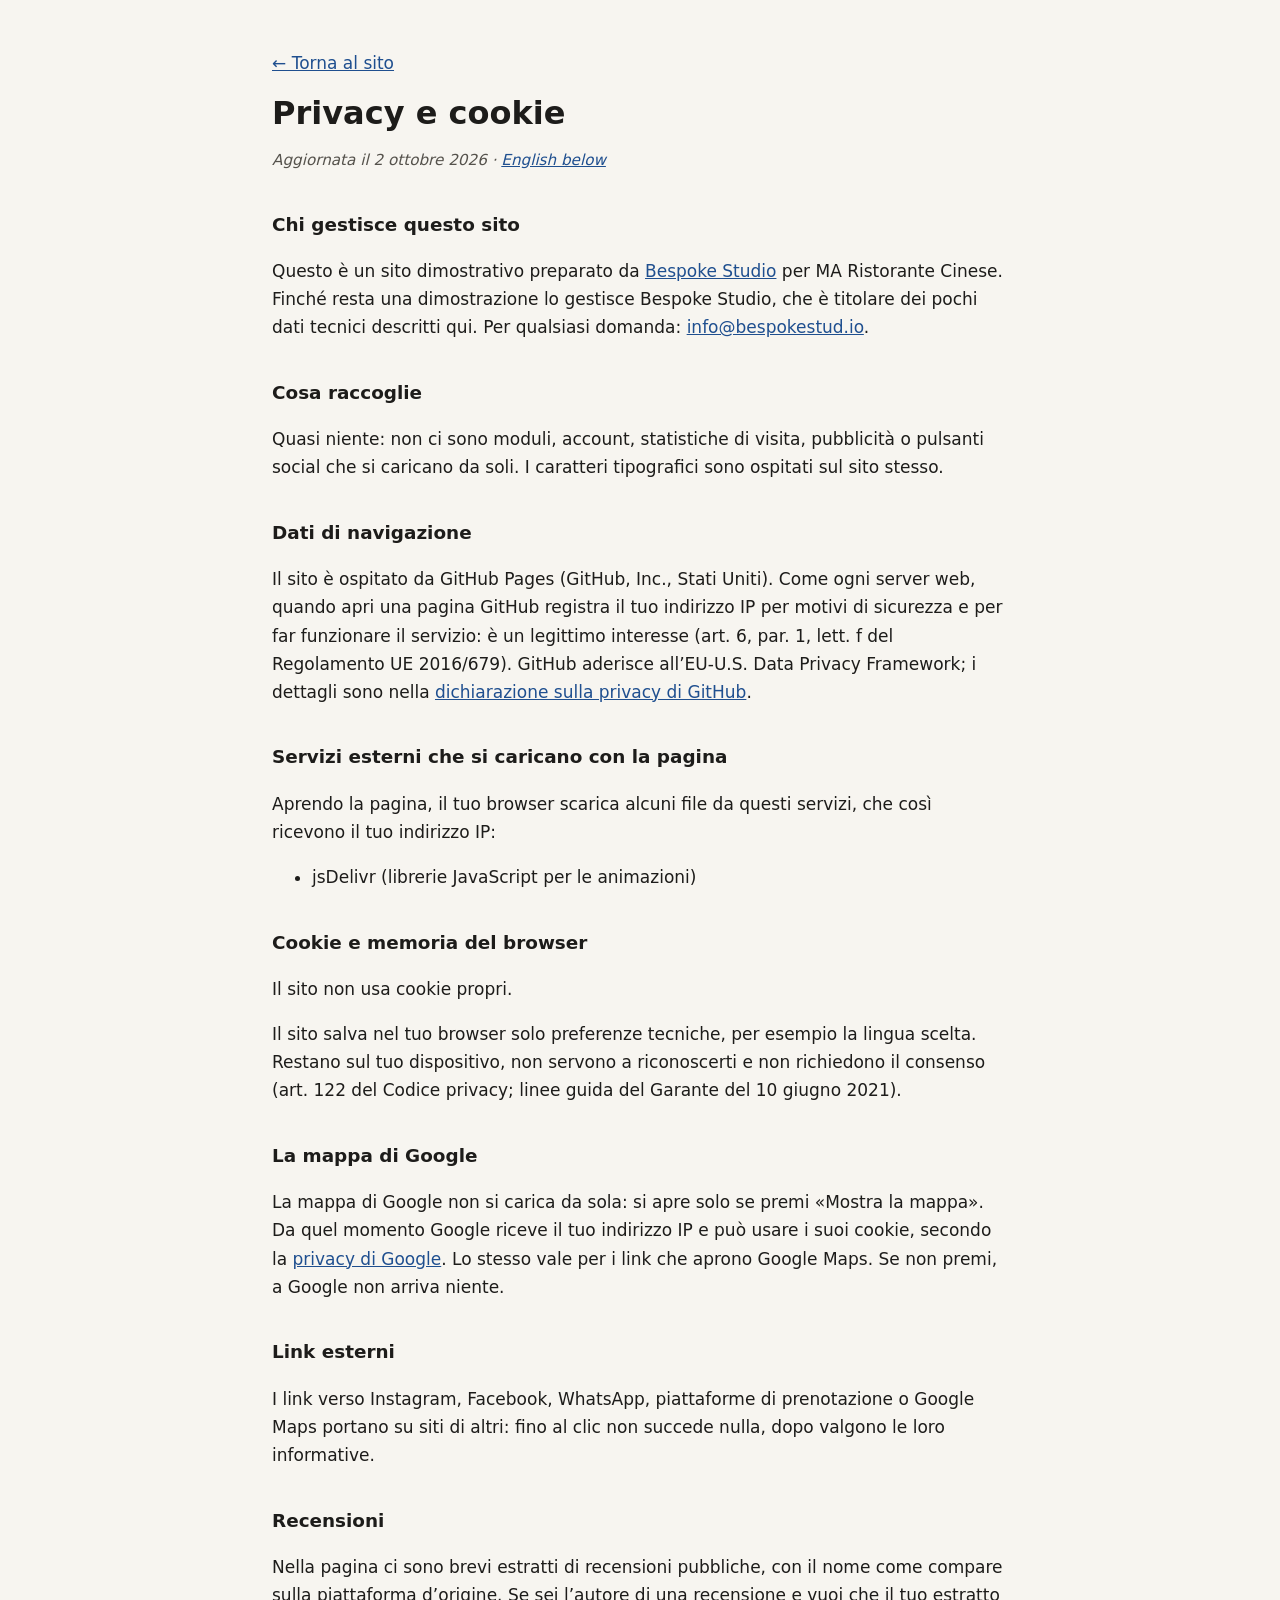
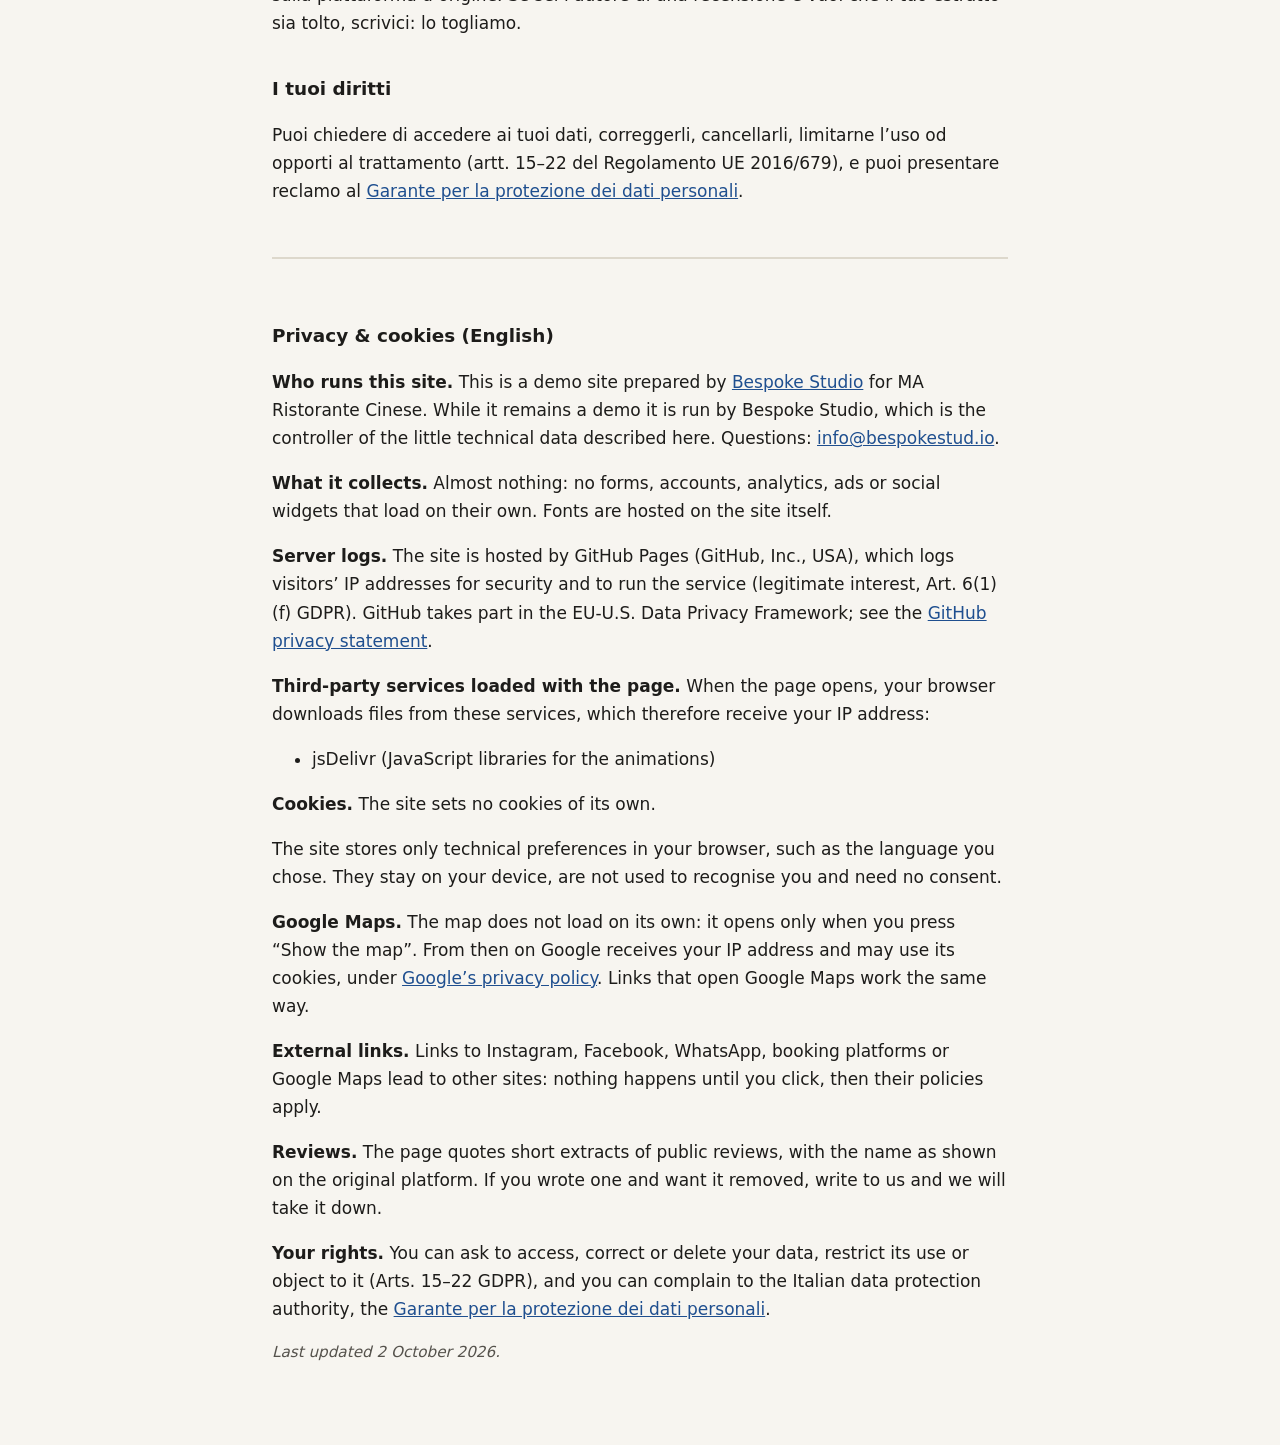
<file: privacy.html>
<!DOCTYPE html>
<html lang="it">
<head>
  <meta charset="UTF-8">
  <meta name="viewport" content="width=device-width, initial-scale=1.0">
  <meta name="robots" content="noindex">
  <title>Privacy e cookie · MA Ristorante Cinese</title>
  <meta name="description" content="Informativa privacy e cookie del sito MA Ristorante Cinese.">
  <style>
    body { margin: 0; background: #f7f5f0; color: #1d1c1a; font: 17px/1.65 system-ui, -apple-system, "Segoe UI", Roboto, sans-serif; }
    main { max-width: 46rem; margin: 0 auto; padding: 32px 20px 64px; }
    h1 { font-size: 2rem; line-height: 1.2; margin: 0.4em 0 0.2em; }
    h2 { font-size: 1.15rem; margin: 2em 0 0.4em; }
    a { color: #1f4f8f; }
    .data { color: #55524c; font-style: italic; font-size: 0.95rem; }
    .en { margin-top: 3em; padding-top: 1.5em; border-top: 2px solid #ddd8cc; }
    code { font-size: 0.9em; background: #ebe7dc; padding: 0 4px; border-radius: 3px; }
  </style>
</head>
<body>
<main>
  <p><a href="index.html">← Torna al sito</a></p>
  <h1>Privacy e cookie</h1>
  <p class="data">Aggiornata il 2 ottobre 2026 · <a href="#english" lang="en">English below</a></p>
  <h2>Chi gestisce questo sito</h2>
  <p>Questo è un sito dimostrativo preparato da <a href="https://bespokestud.io" rel="noopener">Bespoke Studio</a> per MA Ristorante Cinese. Finché resta una dimostrazione lo gestisce Bespoke Studio, che è titolare dei pochi dati tecnici descritti qui. Per qualsiasi domanda: <a href="mailto:info@bespokestud.io">info@bespokestud.io</a>.</p>
  <h2>Cosa raccoglie</h2>
  <p>Quasi niente: non ci sono moduli, account, statistiche di visita, pubblicità o pulsanti social che si caricano da soli. I caratteri tipografici sono ospitati sul sito stesso.</p>
  <h2>Dati di navigazione</h2>
  <p>Il sito è ospitato da GitHub Pages (GitHub, Inc., Stati Uniti). Come ogni server web, quando apri una pagina GitHub registra il tuo indirizzo IP per motivi di sicurezza e per far funzionare il servizio: è un legittimo interesse (art. 6, par. 1, lett. f del Regolamento UE 2016/679). GitHub aderisce all’EU-U.S. Data Privacy Framework; i dettagli sono nella <a href="https://docs.github.com/site-policy/privacy-policies/github-general-privacy-statement" rel="noopener">dichiarazione sulla privacy di GitHub</a>.</p>
  <h2>Servizi esterni che si caricano con la pagina</h2>
  <p>Aprendo la pagina, il tuo browser scarica alcuni file da questi servizi, che così ricevono il tuo indirizzo IP:</p>
  <ul><li>jsDelivr (librerie JavaScript per le animazioni)</li></ul>
  <h2>Cookie e memoria del browser</h2>
  <p>Il sito non usa cookie propri.</p>
  <p>Il sito salva nel tuo browser solo preferenze tecniche, per esempio la lingua scelta. Restano sul tuo dispositivo, non servono a riconoscerti e non richiedono il consenso (art. 122 del Codice privacy; linee guida del Garante del 10 giugno 2021).</p>
  <h2>La mappa di Google</h2>
  <p>La mappa di Google non si carica da sola: si apre solo se premi «Mostra la mappa». Da quel momento Google riceve il tuo indirizzo IP e può usare i suoi cookie, secondo la <a href="https://policies.google.com/privacy?hl=it" rel="noopener">privacy di Google</a>. Lo stesso vale per i link che aprono Google Maps. Se non premi, a Google non arriva niente.</p>
  <h2>Link esterni</h2>
  <p>I link verso Instagram, Facebook, WhatsApp, piattaforme di prenotazione o Google Maps portano su siti di altri: fino al clic non succede nulla, dopo valgono le loro informative.</p>
  <h2>Recensioni</h2>
  <p>Nella pagina ci sono brevi estratti di recensioni pubbliche, con il nome come compare sulla piattaforma d’origine. Se sei l’autore di una recensione e vuoi che il tuo estratto sia tolto, scrivici: lo togliamo.</p>
  <h2>I tuoi diritti</h2>
  <p>Puoi chiedere di accedere ai tuoi dati, correggerli, cancellarli, limitarne l’uso od opporti al trattamento (artt. 15–22 del Regolamento UE 2016/679), e puoi presentare reclamo al <a href="https://www.garanteprivacy.it" rel="noopener">Garante per la protezione dei dati personali</a>.</p>
  <div class="en" id="english" lang="en">
    <h2>Privacy &amp; cookies (English)</h2>
    <p><strong>Who runs this site.</strong> This is a demo site prepared by <a href="https://bespokestud.io" rel="noopener">Bespoke Studio</a> for MA Ristorante Cinese. While it remains a demo it is run by Bespoke Studio, which is the controller of the little technical data described here. Questions: <a href="mailto:info@bespokestud.io">info@bespokestud.io</a>.</p>
    <p><strong>What it collects.</strong> Almost nothing: no forms, accounts, analytics, ads or social widgets that load on their own. Fonts are hosted on the site itself.</p>
    <p><strong>Server logs.</strong> The site is hosted by GitHub Pages (GitHub, Inc., USA), which logs visitors’ IP addresses for security and to run the service (legitimate interest, Art. 6(1)(f) GDPR). GitHub takes part in the EU-U.S. Data Privacy Framework; see the <a href="https://docs.github.com/site-policy/privacy-policies/github-general-privacy-statement" rel="noopener">GitHub privacy statement</a>.</p>
    <p><strong>Third-party services loaded with the page.</strong> When the page opens, your browser downloads files from these services, which therefore receive your IP address:</p><ul><li>jsDelivr (JavaScript libraries for the animations)</li></ul>
    <p><strong>Cookies.</strong> The site sets no cookies of its own.</p>
    <p>The site stores only technical preferences in your browser, such as the language you chose. They stay on your device, are not used to recognise you and need no consent.</p>
    <p><strong>Google Maps.</strong> The map does not load on its own: it opens only when you press “Show the map”. From then on Google receives your IP address and may use its cookies, under <a href="https://policies.google.com/privacy?hl=en" rel="noopener">Google’s privacy policy</a>. Links that open Google Maps work the same way.</p>
    <p><strong>External links.</strong> Links to Instagram, Facebook, WhatsApp, booking platforms or Google Maps lead to other sites: nothing happens until you click, then their policies apply.</p>
    <p><strong>Reviews.</strong> The page quotes short extracts of public reviews, with the name as shown on the original platform. If you wrote one and want it removed, write to us and we will take it down.</p>
    <p><strong>Your rights.</strong> You can ask to access, correct or delete your data, restrict its use or object to it (Arts. 15–22 GDPR), and you can complain to the Italian data protection authority, the <a href="https://www.garanteprivacy.it" rel="noopener">Garante per la protezione dei dati personali</a>.</p>
    <p class="data">Last updated 2 October 2026.</p>
  </div>
</main>
</body>
</html>
</file>
